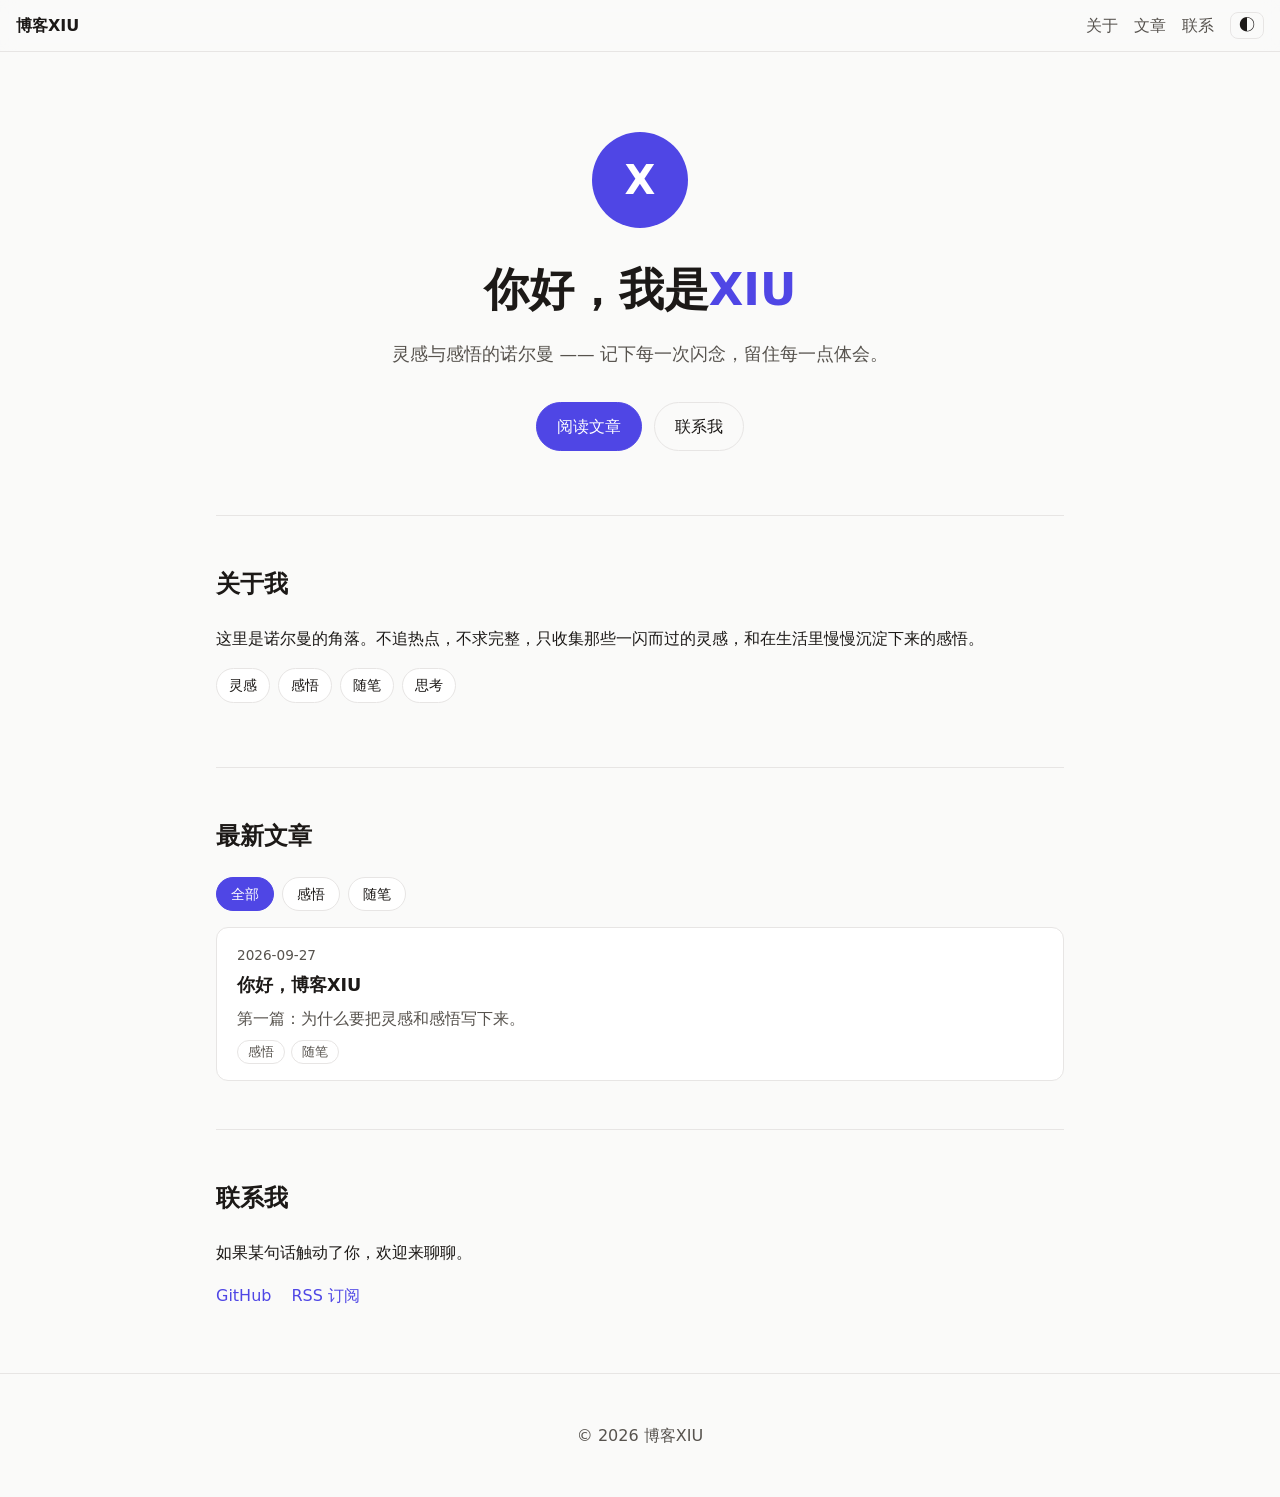
<file: index.html>
<!doctype html>
<html lang="zh-CN">
<head>
  <meta charset="utf-8">
  <meta name="viewport" content="width=device-width, initial-scale=1">
  <title>博客XIU · 灵感与感悟的诺尔曼</title>
  <meta name="description" content="博客XIU：灵感与感悟的诺尔曼">
  <link rel="stylesheet" href="style.css">
  <link rel="icon" href="favicon.svg" type="image/svg+xml">
  <link rel="apple-touch-icon" href="apple-touch-icon.png">
  <meta property="og:type" content="website">
  <meta property="og:site_name" content="博客XIU">
  <meta property="og:title" content="博客XIU · 灵感与感悟的诺尔曼">
  <meta property="og:description" content="记下每一次闪念，留住每一点体会。">
  <meta property="og:url" content="https://test-qixiuxian.github.io/TEST-QIXIUXIAN/">
  <meta property="og:image" content="https://test-qixiuxian.github.io/TEST-QIXIUXIAN/og.png">
  <meta name="twitter:card" content="summary_large_image">
  <link rel="alternate" type="application/rss+xml" title="博客XIU" href="feed.xml">
</head>
<body>
  <header class="nav">
    <a class="brand" href="#top">博客XIU</a>
    <nav>
      <a href="#about">关于</a>
      <a href="#posts">文章</a>
      <a href="#contact">联系</a>
      <button id="theme-toggle" type="button" aria-label="切换深色/浅色模式">◐</button>
    </nav>
  </header>

  <main id="top">
    <section class="hero">
      <div class="avatar" aria-hidden="true">X</div>
      <h1>你好，我是<span class="accent">XIU</span></h1>
      <p class="tagline">灵感与感悟的诺尔曼 —— 记下每一次闪念，留住每一点体会。</p>
      <div class="actions">
        <a class="btn primary" href="#posts">阅读文章</a>
        <a class="btn" href="#contact">联系我</a>
      </div>
    </section>

    <section id="about" class="section">
      <h2>关于我</h2>
      <p>这里是诺尔曼的角落。不追热点，不求完整，只收集那些一闪而过的灵感，和在生活里慢慢沉淀下来的感悟。</p>
      <ul class="tags">
        <li>灵感</li>
        <li>感悟</li>
        <li>随笔</li>
        <li>思考</li>
      </ul>
    </section>

    <section id="posts" class="section">
      <h2>最新文章</h2>
      <div class="filters" role="group" aria-label="按分类筛选">
        <!-- filters:start -->
        <button type="button" data-tag="" aria-pressed="true">全部</button>
        <button type="button" data-tag="感悟" aria-pressed="false">感悟</button>
        <button type="button" data-tag="随笔" aria-pressed="false">随笔</button>
        <!-- filters:end -->
      </div>
      <ul class="post-list">
        <!-- posts:start -->
        <li data-tags="感悟,随笔">
          <a class="post-link" href="posts/hello-world.html">
            <time datetime="2026-09-27">2026-09-27</time>
            <span class="post-title">你好，博客XIU</span>
            <span class="post-summary">第一篇：为什么要把灵感和感悟写下来。</span>
            <span class="post-tags"><span class="post-tag">感悟</span><span class="post-tag">随笔</span></span>
          </a>
        </li>
        <!-- posts:end -->
      </ul>
      <p class="empty" hidden>这个分类下还没有文章。</p>
    </section>

    <section id="contact" class="section">
      <h2>联系我</h2>
      <p>如果某句话触动了你，欢迎来聊聊。</p>
      <ul class="links">
        <li><a href="https://github.com/TEST-QIXIUXIAN">GitHub</a></li>
        <li><a href="feed.xml">RSS 订阅</a></li>
      </ul>
    </section>
  </main>

  <footer class="footer">
    <p>© <span id="year"></span> 博客XIU</p>
  </footer>

  <script src="script.js"></script>
</body>
</html>
</file>
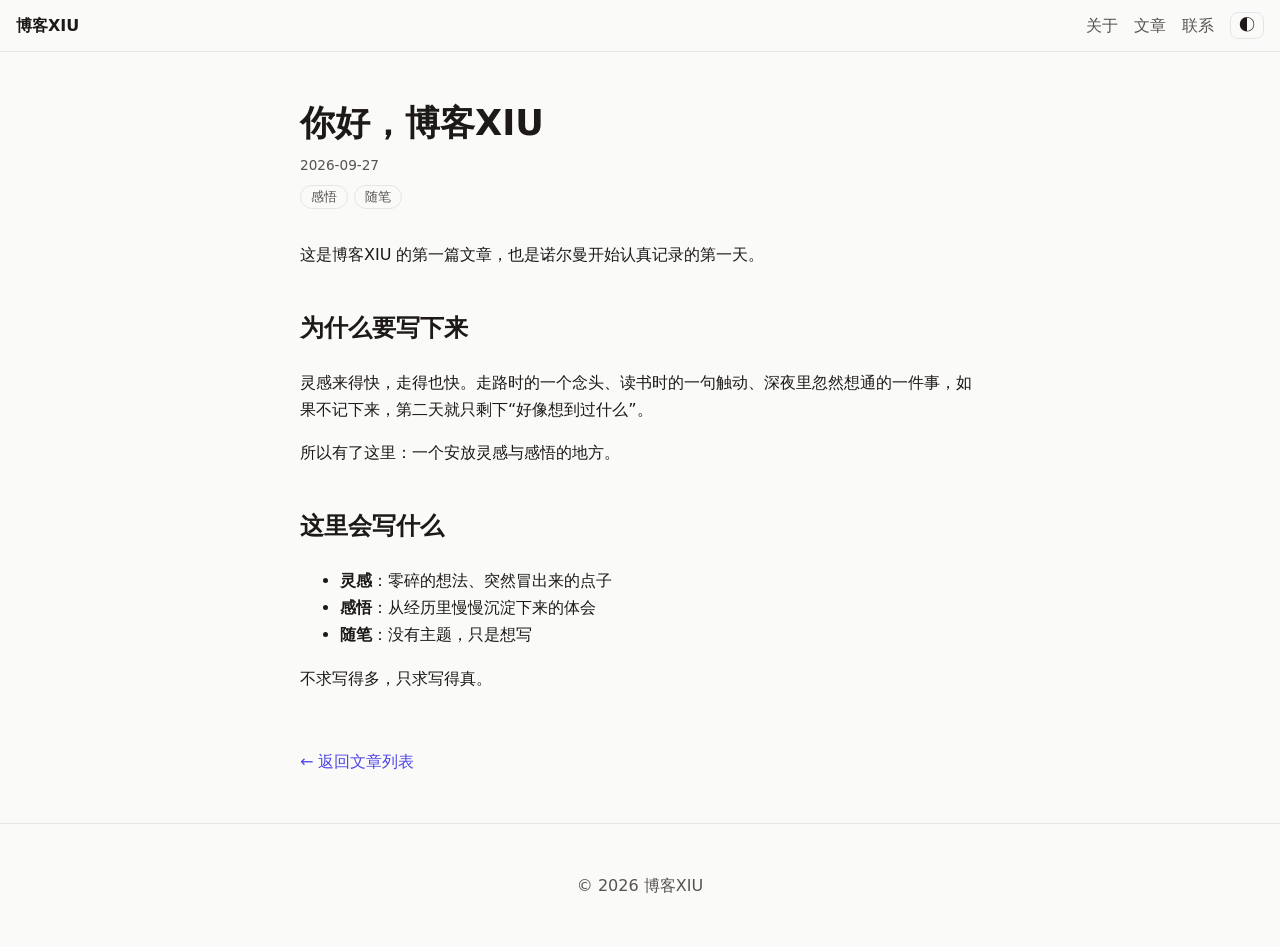
<file: posts/hello-world.html>
<!doctype html>
<html lang="zh-CN">
<head>
  <meta charset="utf-8">
  <meta name="viewport" content="width=device-width, initial-scale=1">
  <title>你好，博客XIU · 博客XIU</title>
  <meta name="description" content="第一篇：为什么要把灵感和感悟写下来。">
  <meta name="date" content="2026-09-27">
  <meta name="tags" content="感悟,随笔">
  <link rel="stylesheet" href="../style.css">
  <link rel="icon" href="../favicon.svg" type="image/svg+xml">
  <link rel="apple-touch-icon" href="../apple-touch-icon.png">
  <!-- og:start -->
  <meta property="og:type" content="article">
  <meta property="og:site_name" content="博客XIU">
  <meta property="og:title" content="你好，博客XIU">
  <meta property="og:description" content="第一篇：为什么要把灵感和感悟写下来。">
  <meta property="og:url" content="https://test-qixiuxian.github.io/TEST-QIXIUXIAN/posts/hello-world.html">
  <meta property="og:image" content="https://test-qixiuxian.github.io/TEST-QIXIUXIAN/og.png">
  <meta property="article:published_time" content="2026-09-27">
  <meta name="twitter:card" content="summary_large_image">
  <!-- og:end -->
  <link rel="alternate" type="application/rss+xml" title="博客XIU" href="../feed.xml">
</head>
<body>
  <header class="nav">
    <a class="brand" href="../index.html">博客XIU</a>
    <nav>
      <a href="../index.html#about">关于</a>
      <a href="../index.html#posts">文章</a>
      <a href="../index.html#contact">联系</a>
      <button id="theme-toggle" type="button" aria-label="切换深色/浅色模式">◐</button>
    </nav>
  </header>

  <main>
    <article class="post">
      <h1>你好，博客XIU</h1>
      <time class="post-meta" datetime="2026-09-27">2026-09-27</time>
      <!-- post-tags:start -->
      <span class="post-tags"><span class="post-tag">感悟</span><span class="post-tag">随笔</span></span>
      <!-- post-tags:end -->

      <p>这是博客XIU 的第一篇文章，也是诺尔曼开始认真记录的第一天。</p>

      <h2>为什么要写下来</h2>
      <p>灵感来得快，走得也快。走路时的一个念头、读书时的一句触动、深夜里忽然想通的一件事，如果不记下来，第二天就只剩下“好像想到过什么”。</p>
      <p>所以有了这里：一个安放灵感与感悟的地方。</p>

      <h2>这里会写什么</h2>
      <ul>
        <li><strong>灵感</strong>：零碎的想法、突然冒出来的点子</li>
        <li><strong>感悟</strong>：从经历里慢慢沉淀下来的体会</li>
        <li><strong>随笔</strong>：没有主题，只是想写</li>
      </ul>

      <p>不求写得多，只求写得真。</p>

      <a class="back" href="../index.html#posts">← 返回文章列表</a>
    </article>
  </main>

  <footer class="footer">
    <p>© <span id="year"></span> 博客XIU</p>
  </footer>

  <script src="../script.js"></script>
</body>
</html>
</file>
<file: style.css>
:root {
  --bg: #fafaf9;
  --surface: #ffffff;
  --text: #1c1917;
  --muted: #57534e;
  --border: #e7e5e4;
  --accent: #4f46e5;
  --accent-contrast: #ffffff;
}

@media (prefers-color-scheme: dark) {
  :root:not([data-theme="light"]) {
    --bg: #0c0a09;
    --surface: #1c1917;
    --text: #f5f5f4;
    --muted: #a8a29e;
    --border: #292524;
    --accent: #818cf8;
    --accent-contrast: #0c0a09;
  }
}

:root[data-theme="dark"] {
  --bg: #0c0a09;
  --surface: #1c1917;
  --text: #f5f5f4;
  --muted: #a8a29e;
  --border: #292524;
  --accent: #818cf8;
  --accent-contrast: #0c0a09;
}

* { box-sizing: border-box; }

html { scroll-behavior: smooth; }

body {
  margin: 0;
  background: var(--bg);
  color: var(--text);
  font-family: system-ui, -apple-system, "PingFang SC", "Microsoft YaHei", sans-serif;
  line-height: 1.7;
}

a { color: var(--accent); text-decoration: none; }
a:hover { text-decoration: underline; }

.nav {
  position: sticky;
  top: 0;
  display: flex;
  justify-content: space-between;
  align-items: center;
  padding: 12px 16px;
  background: color-mix(in srgb, var(--bg) 85%, transparent);
  backdrop-filter: blur(8px);
  border-bottom: 1px solid var(--border);
  z-index: 10;
}

.brand { font-weight: 700; color: var(--text); }

.nav nav { display: flex; align-items: center; gap: 16px; }
.nav nav a { color: var(--muted); }

#theme-toggle {
  background: none;
  border: 1px solid var(--border);
  color: var(--text);
  border-radius: 8px;
  padding: 2px 8px;
  cursor: pointer;
  font-size: 1rem;
}

main {
  max-width: 880px;
  margin: 0 auto;
  padding: 0 16px;
}

.hero {
  text-align: center;
  padding: 80px 0 64px;
}

.avatar {
  width: 96px;
  height: 96px;
  margin: 0 auto 24px;
  border-radius: 50%;
  display: grid;
  place-items: center;
  font-size: 2.5rem;
  font-weight: 700;
  background: var(--accent);
  color: var(--accent-contrast);
}

.hero h1 { font-size: clamp(1.8rem, 5vw, 2.8rem); margin: 0 0 12px; }
.accent { color: var(--accent); }
.tagline { color: var(--muted); font-size: 1.1rem; margin: 0 auto 32px; max-width: 560px; }

.actions { display: flex; gap: 12px; justify-content: center; flex-wrap: wrap; }

.btn {
  padding: 10px 20px;
  border-radius: 999px;
  border: 1px solid var(--border);
  color: var(--text);
}
.btn:hover { text-decoration: none; border-color: var(--accent); }
.btn.primary { background: var(--accent); color: var(--accent-contrast); border-color: var(--accent); }

.section { padding: 48px 0; border-top: 1px solid var(--border); }
.section h2 { margin-top: 0; }

.tags, .links { list-style: none; padding: 0; display: flex; flex-wrap: wrap; gap: 8px; }
.tags li {
  padding: 4px 12px;
  border-radius: 999px;
  background: var(--surface);
  border: 1px solid var(--border);
  font-size: 0.9rem;
}
.links { gap: 20px; }

.post-list { list-style: none; padding: 0; margin: 0; display: grid; gap: 12px; }

.post-link {
  display: grid;
  gap: 4px;
  background: var(--surface);
  border: 1px solid var(--border);
  border-radius: 12px;
  padding: 16px 20px;
  color: var(--text);
  transition: transform 0.15s, border-color 0.15s;
}
.post-link:hover { text-decoration: none; transform: translateY(-2px); border-color: var(--accent); }
.post-link time, .post-meta { color: var(--muted); font-size: 0.85rem; }
.post-title { font-weight: 700; font-size: 1.1rem; }
.post-summary { color: var(--muted); }

.post { max-width: 680px; margin: 0 auto; padding: 48px 0; }
.post h1 { font-size: clamp(1.6rem, 4.5vw, 2.2rem); margin: 0 0 8px; line-height: 1.3; }
.post .post-meta { display: block; margin-bottom: 32px; }
.post h2 { margin-top: 40px; }
.back { display: inline-block; margin-top: 40px; }

.footer {
  text-align: center;
  color: var(--muted);
  padding: 32px 16px;
  border-top: 1px solid var(--border);
}

.filters { display: flex; flex-wrap: wrap; gap: 8px; margin-bottom: 16px; }
.filters button {
  padding: 4px 14px;
  border-radius: 999px;
  border: 1px solid var(--border);
  background: var(--surface);
  color: var(--text);
  font: inherit;
  font-size: 0.9rem;
  cursor: pointer;
}
.filters button[aria-pressed="true"] { background: var(--accent); border-color: var(--accent); color: var(--accent-contrast); }

.post-tags { display: flex; flex-wrap: wrap; gap: 6px; margin-top: 4px; }
.post-tag {
  font-size: 0.8rem;
  padding: 0 10px;
  border-radius: 999px;
  border: 1px solid var(--border);
  color: var(--muted);
}
.post .post-tags { margin: -24px 0 32px; }
.empty { color: var(--muted); }
</file>
